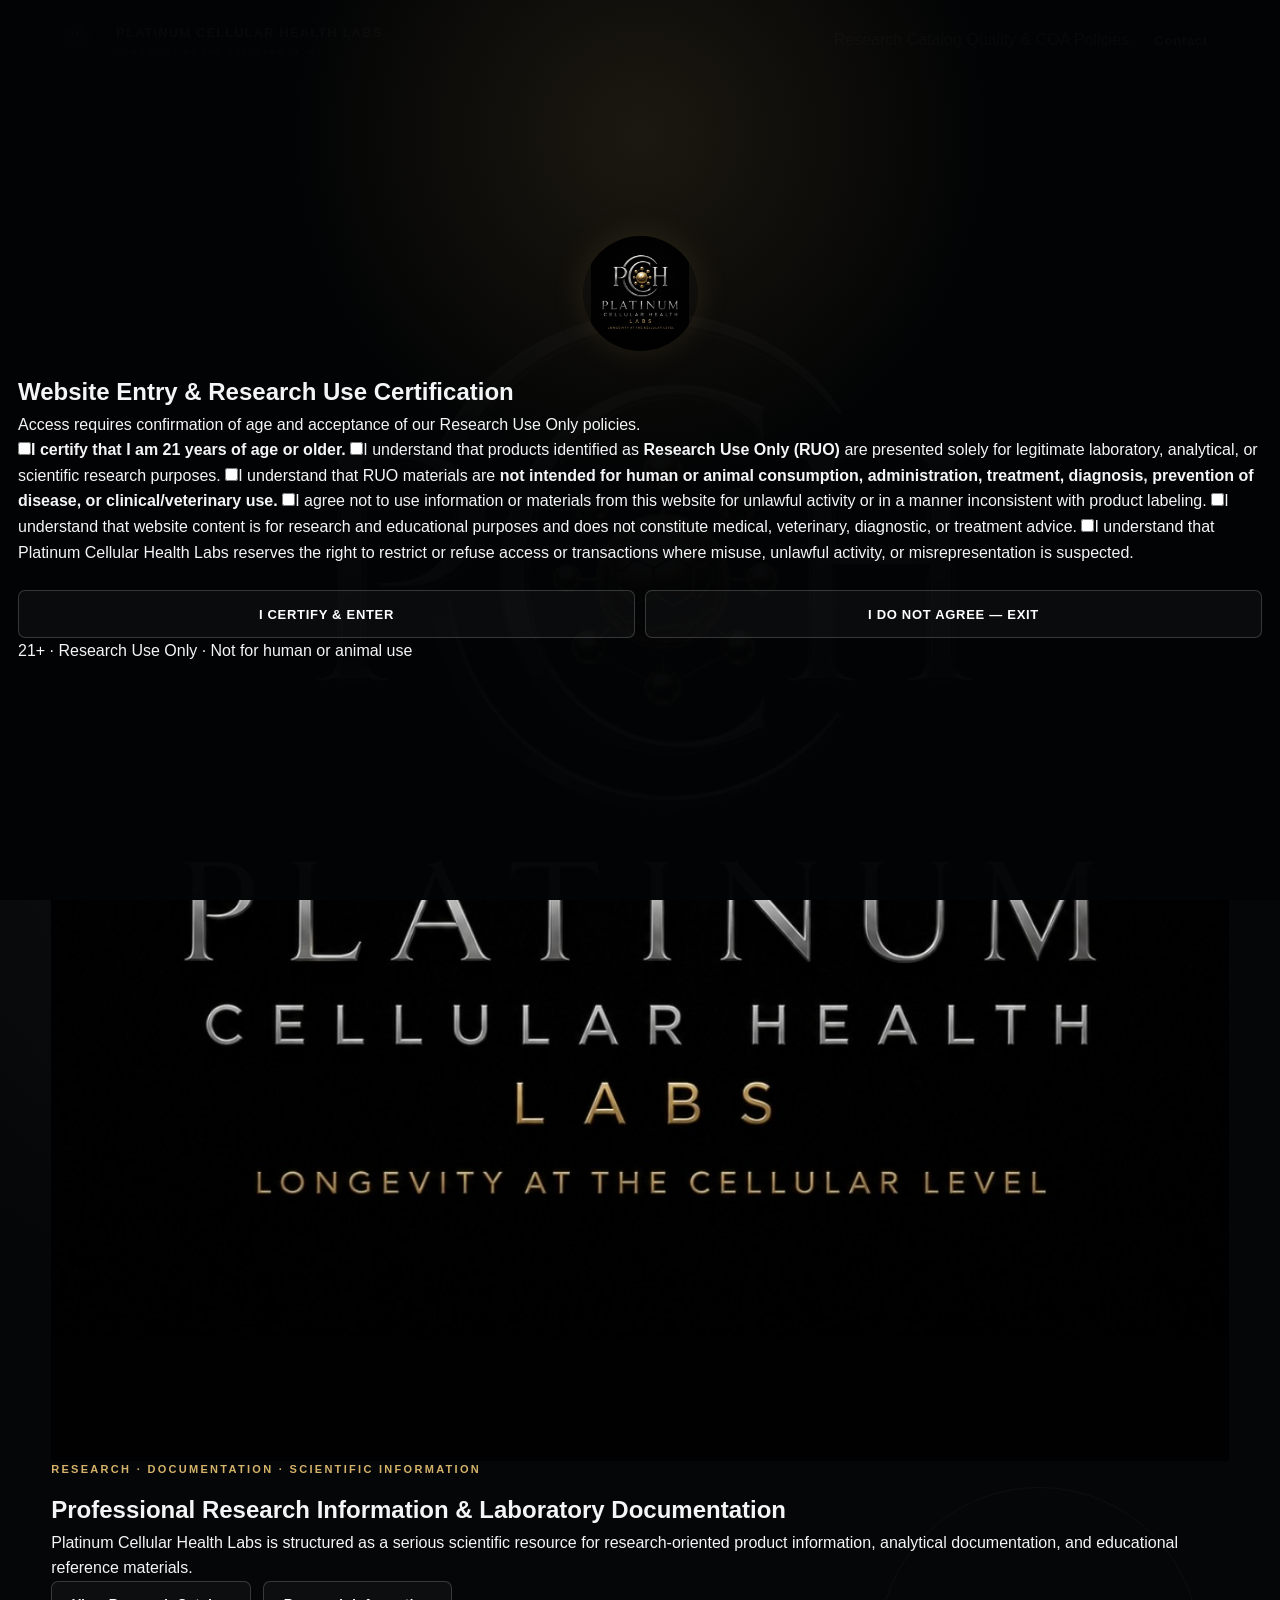
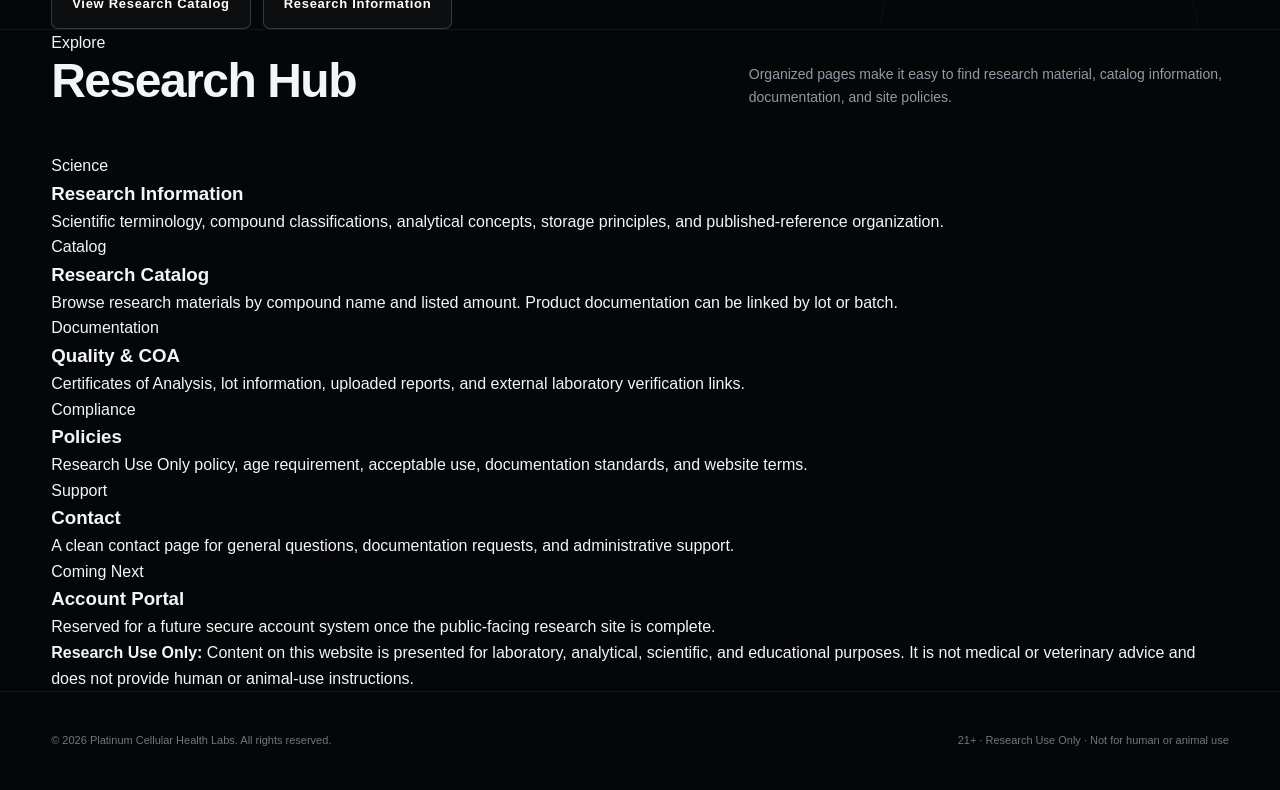
<file: index-7.html>
<!DOCTYPE html>
<html lang="en">
<head>
<meta charset="UTF-8">
<meta name="viewport" content="width=device-width,initial-scale=1.0">
<meta name="theme-color" content="#08090b">
<title>Platinum Cellular Health Labs</title>
<link rel="stylesheet" href="styles.css">
</head>
<body>

<div class="gate" id="gate">
  <div class="gate-box">
    <img src="pch-logo.jpg" class="gate-logo" alt="Platinum Cellular Health Labs logo">
    <h2>Website Entry & Research Use Certification</h2>
    <p class="lead">Access requires confirmation of age and acceptance of our Research Use Only policies.</p>

    <label class="check"><input class="req" type="checkbox"><span><strong>I certify that I am 21 years of age or older.</strong></span></label>
    <label class="check"><input class="req" type="checkbox"><span>I understand that products identified as <strong>Research Use Only (RUO)</strong> are presented solely for legitimate laboratory, analytical, or scientific research purposes.</span></label>
    <label class="check"><input class="req" type="checkbox"><span>I understand that RUO materials are <strong>not intended for human or animal consumption, administration, treatment, diagnosis, prevention of disease, or clinical/veterinary use.</strong></span></label>
    <label class="check"><input class="req" type="checkbox"><span>I agree not to use information or materials from this website for unlawful activity or in a manner inconsistent with product labeling.</span></label>
    <label class="check"><input class="req" type="checkbox"><span>I understand that website content is for research and educational purposes and does not constitute medical, veterinary, diagnostic, or treatment advice.</span></label>
    <label class="check"><input class="req" type="checkbox"><span>I understand that Platinum Cellular Health Labs reserves the right to restrict or refuse access or transactions where misuse, unlawful activity, or misrepresentation is suspected.</span></label>

    <div class="gate-actions">
      <button type="button" class="btn gold" onclick="enterPCH()">I CERTIFY & ENTER</button>
      <button type="button" class="btn" onclick="window.location.href='https://www.google.com'">I DO NOT AGREE — EXIT</button>
    </div>
    <div class="fine">21+ · Research Use Only · Not for human or animal use</div>
  </div>
</div>


<header>
  <div class="shell nav">
    <a class="brand" href="index.html">
      <img src="pch-logo.jpg" alt="PCH Labs">
      <div>
        <div class="brand-title">PLATINUM CELLULAR HEALTH LABS</div>
        <div class="brand-sub">LONGEVITY AT THE CELLULAR LEVEL</div>
      </div>
    </a>
    <nav class="navlinks">
      <a href="research-information.html">Research</a>
      <a href="catalog.html">Catalog</a>
      <a href="quality-coa.html">Quality & COA</a>
      <a href="policies.html">Policies</a>
      <a class="btn keep" href="contact.html">Contact</a>
    </nav>
  </div>
</header>


<main>
<section class="hero">
  <div class="shell">
    <img src="pch-logo.jpg" class="hero-logo" alt="Platinum Cellular Health Labs">
    <div class="eyebrow">Research · Documentation · Scientific Information</div>
    <h1>Professional Research Information & Laboratory Documentation</h1>
    <p>Platinum Cellular Health Labs is structured as a serious scientific resource for research-oriented product information, analytical documentation, and educational reference materials.</p>
    <div class="hero-actions">
      <a class="btn gold" href="catalog.html">View Research Catalog</a>
      <a class="btn" href="research-information.html">Research Information</a>
    </div>
  </div>
</section>

<section>
  <div class="shell">
    <div class="section-head">
      <div><span class="tag">Explore</span><h2>Research Hub</h2></div>
      <p>Organized pages make it easy to find research material, catalog information, documentation, and site policies.</p>
    </div>
    <div class="grid">
      <a class="card" href="research-information.html"><span class="tag">Science</span><h3>Research Information</h3><p>Scientific terminology, compound classifications, analytical concepts, storage principles, and published-reference organization.</p></a>
      <a class="card" href="catalog.html"><span class="tag">Catalog</span><h3>Research Catalog</h3><p>Browse research materials by compound name and listed amount. Product documentation can be linked by lot or batch.</p></a>
      <a class="card" href="quality-coa.html"><span class="tag">Documentation</span><h3>Quality & COA</h3><p>Certificates of Analysis, lot information, uploaded reports, and external laboratory verification links.</p></a>
      <a class="card" href="policies.html"><span class="tag">Compliance</span><h3>Policies</h3><p>Research Use Only policy, age requirement, acceptable use, documentation standards, and website terms.</p></a>
      <a class="card" href="contact.html"><span class="tag">Support</span><h3>Contact</h3><p>A clean contact page for general questions, documentation requests, and administrative support.</p></a>
      <div class="card"><span class="tag">Coming Next</span><h3>Account Portal</h3><p>Reserved for a future secure account system once the public-facing research site is complete.</p></div>
    </div>
  </div>
</section>

<section>
  <div class="shell">
    <div class="notice"><strong>Research Use Only:</strong> Content on this website is presented for laboratory, analytical, scientific, and educational purposes. It is not medical or veterinary advice and does not provide human or animal-use instructions.</div>
  </div>
</section>
</main>


<footer>
  <div class="shell footer-grid">
    <div>© 2026 Platinum Cellular Health Labs. All rights reserved.</div>
    <div>21+ · Research Use Only · Not for human or animal use</div>
  </div>
</footer>

<script src="script.js"></script>
</body>
</html>
</file>
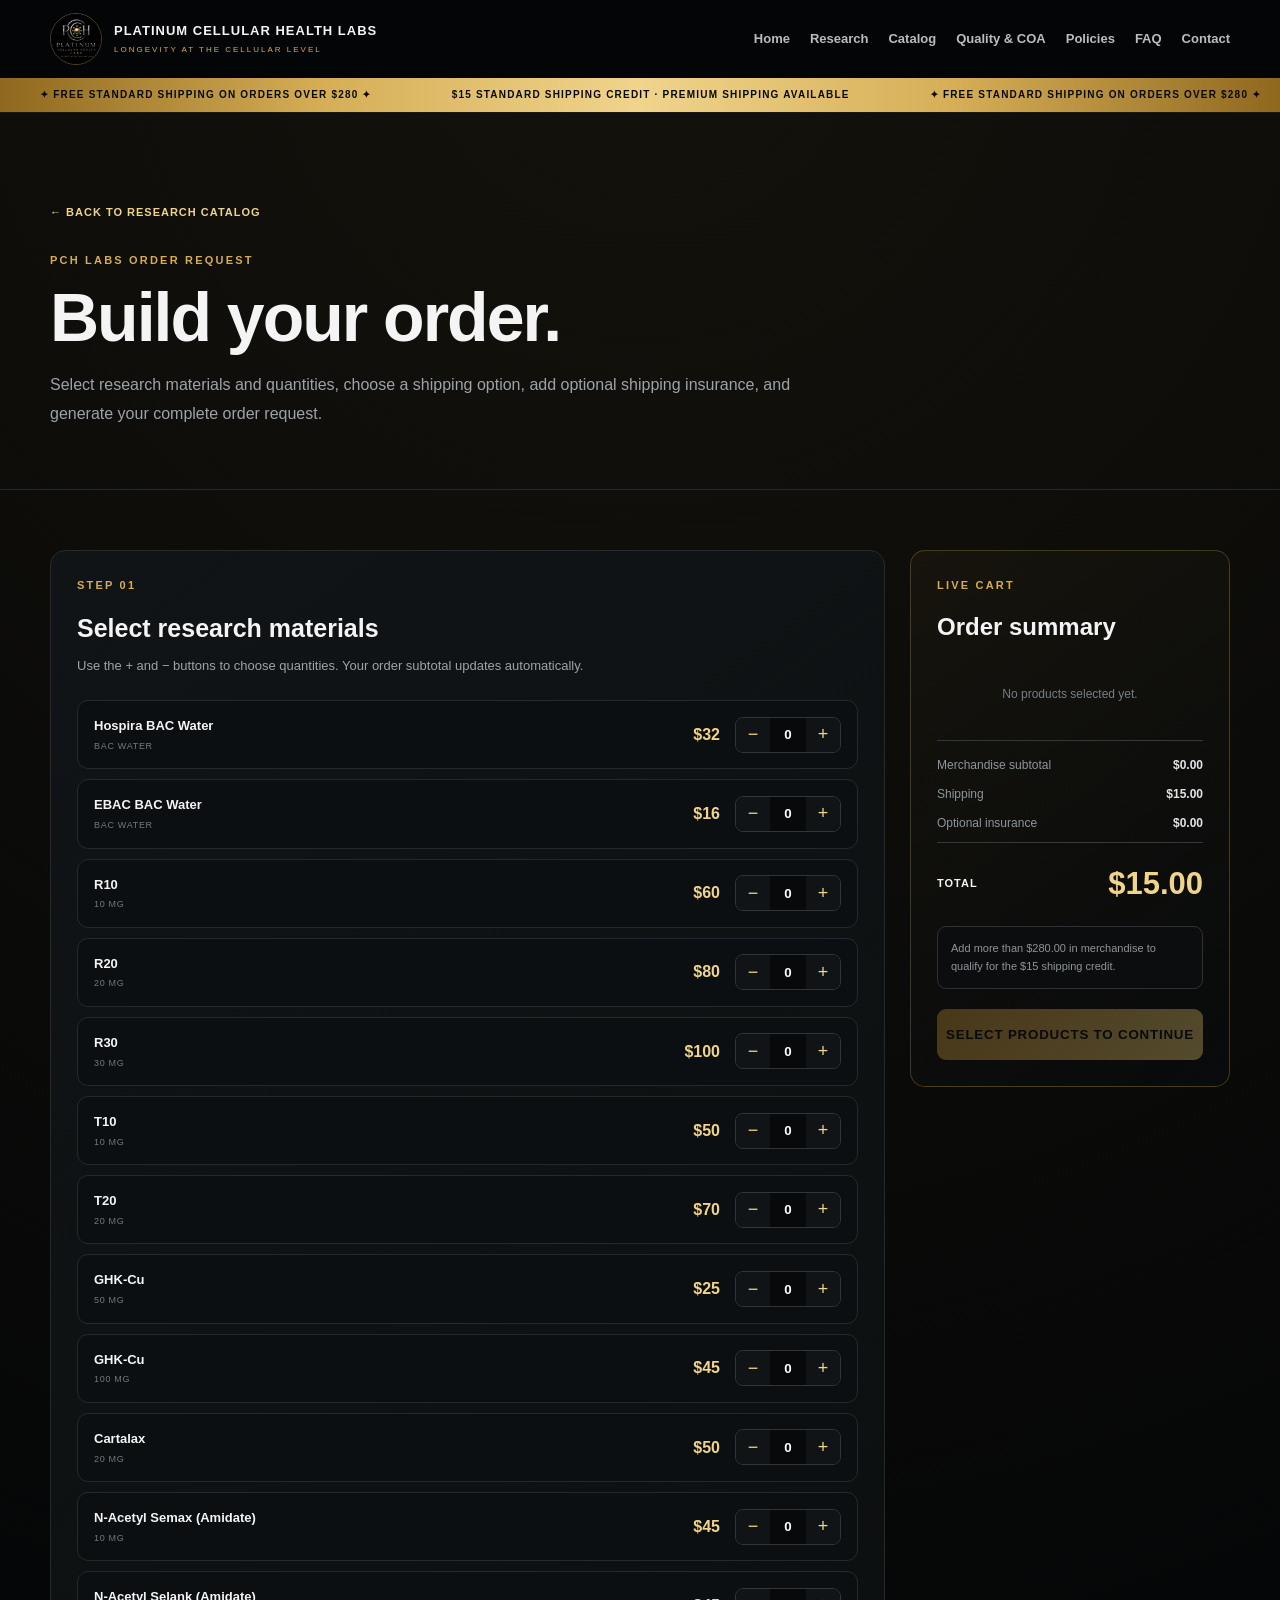
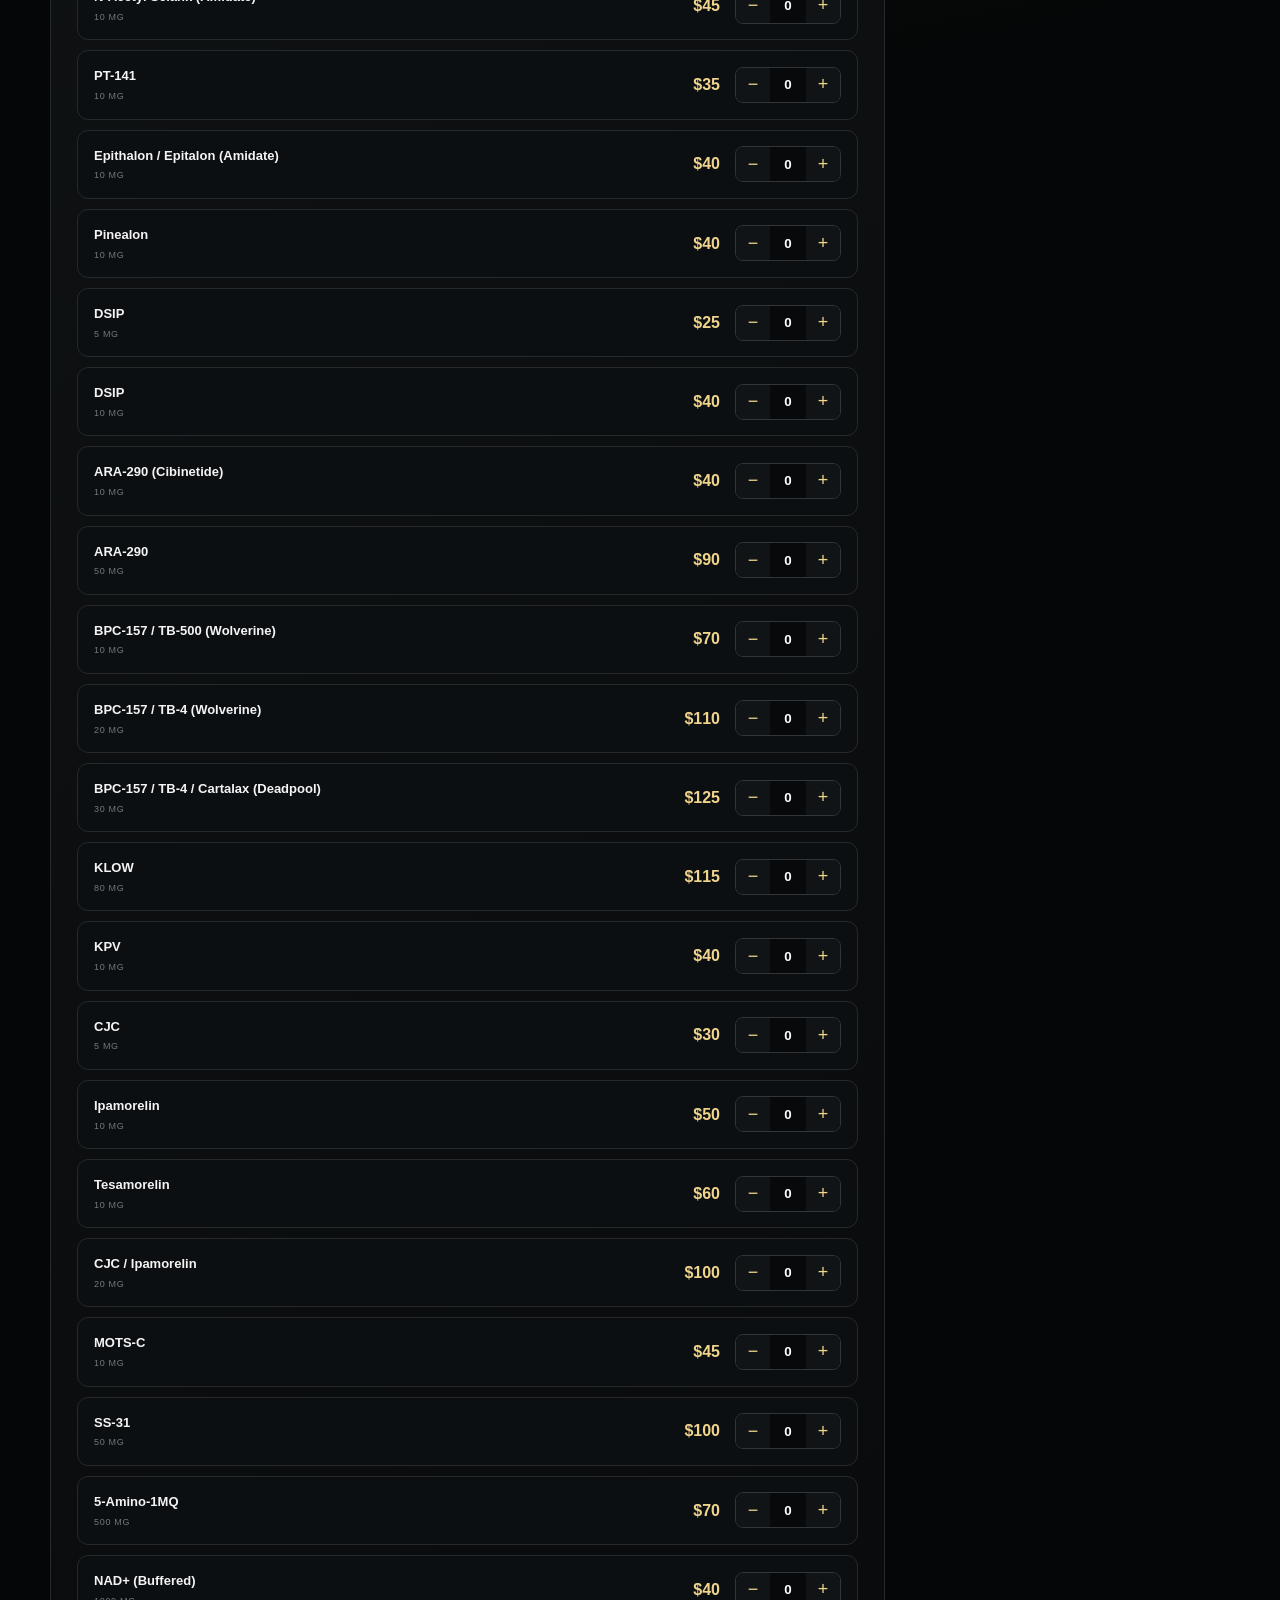
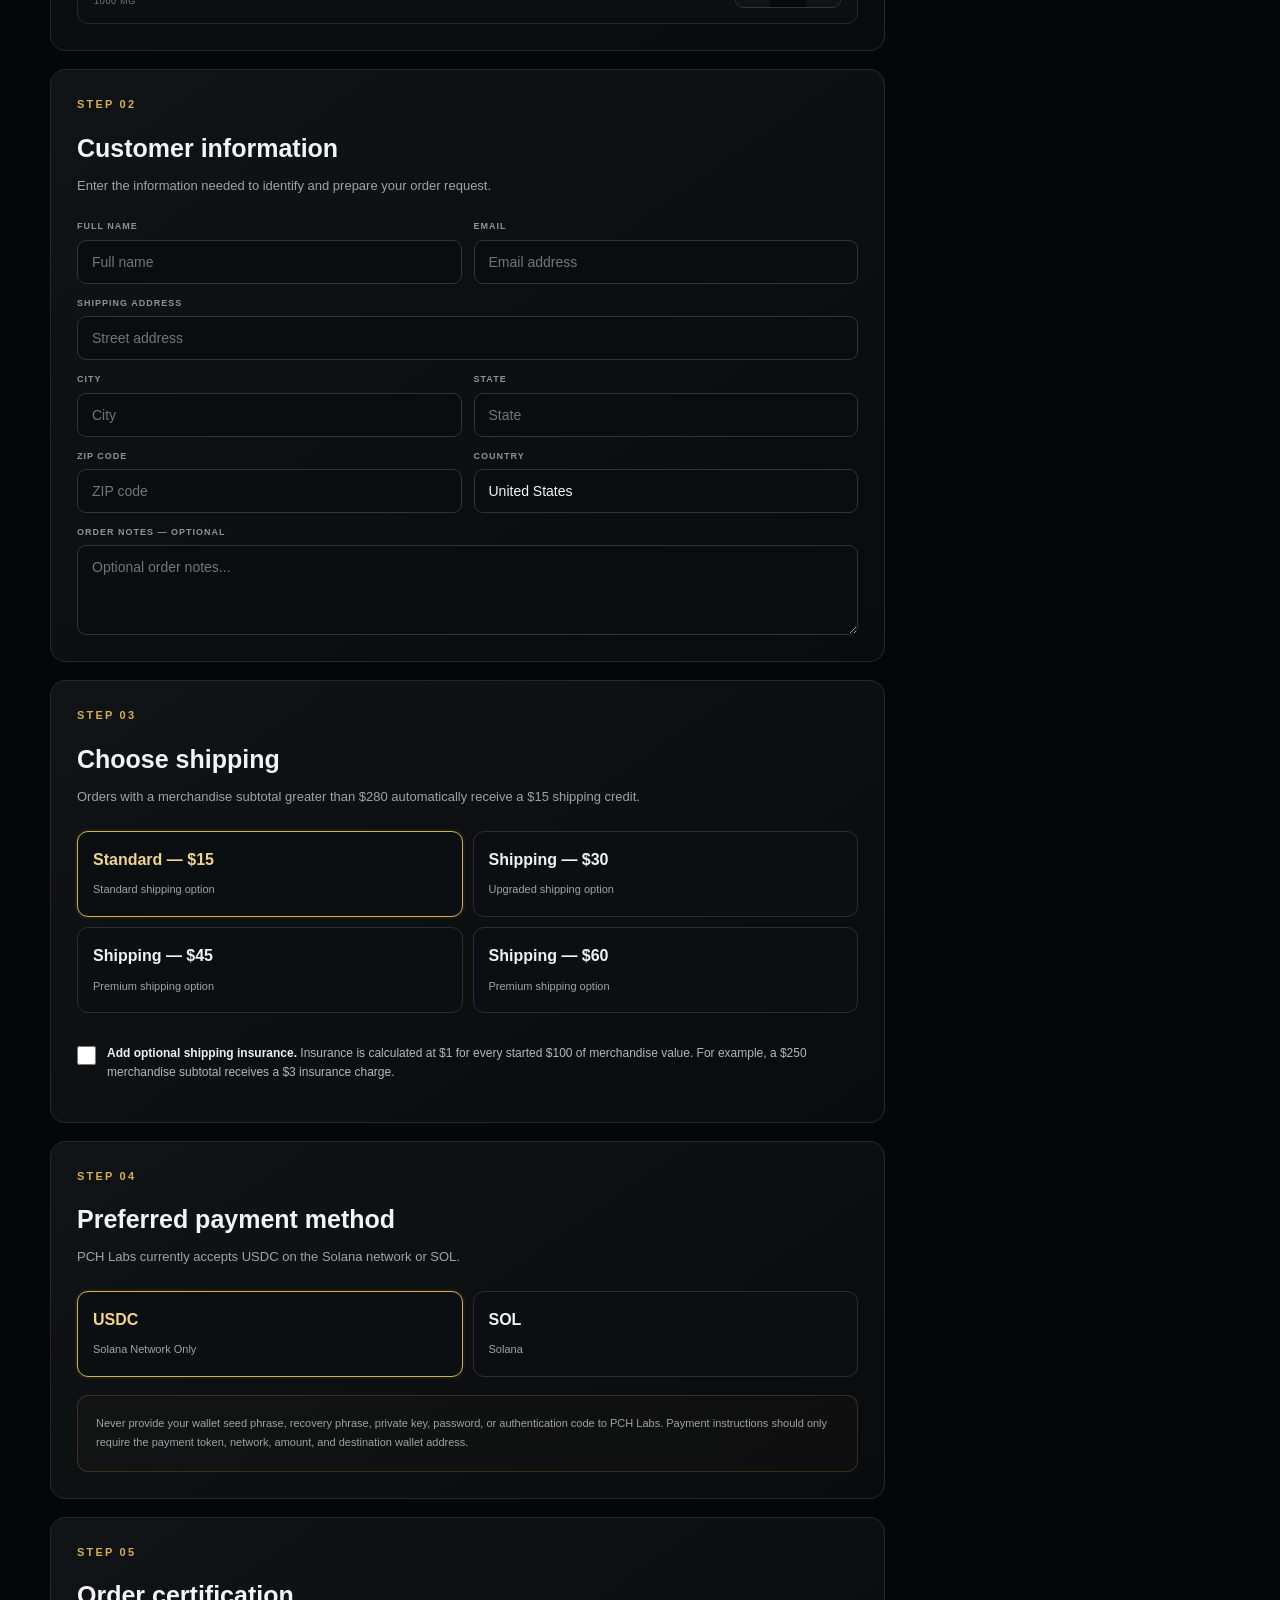
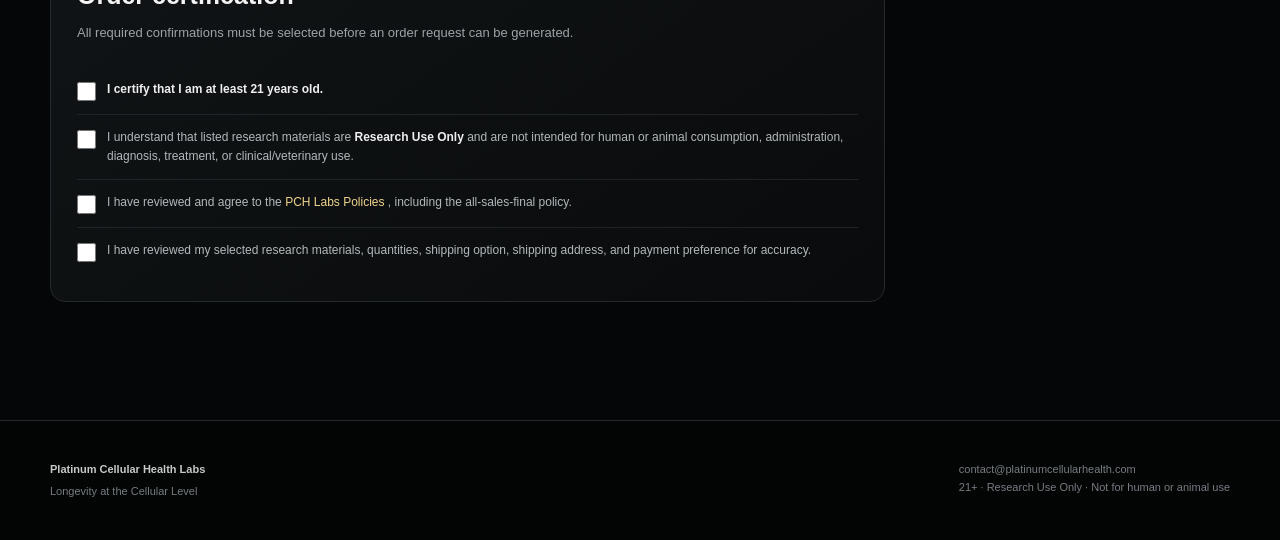
<file: order.html>
<!DOCTYPE html>
<html lang="en">

<head>

<meta charset="UTF-8">

<meta
  name="viewport"
  content="width=device-width, initial-scale=1.0"
>

<meta name="theme-color" content="#050607">

<title>
Order Request | Platinum Cellular Health Labs
</title>

<style>

/* =========================================
   RESET
========================================= */

* {
  box-sizing: border-box;
  margin: 0;
  padding: 0;
}

html {
  scroll-behavior: smooth;
}

body {
  min-height: 100vh;

  background:
    radial-gradient(
      circle at 50% 0%,
      rgba(198,160,70,.08),
      transparent 32%
    ),
    #050607;

  color: #f4f4f4;

  font-family:
    Arial,
    Helvetica,
    sans-serif;

  line-height: 1.6;

  overflow-x: hidden;
}

a {
  color: inherit;
  text-decoration: none;
}

img {
  display: block;
  max-width: 100%;
}

button,
input,
select,
textarea {
  font-family: inherit;
}

button {
  cursor: pointer;
}

:root {
  --black: #050607;
  --panel: #0d0f11;
  --panel2: #111417;
  --border: #252a2e;
  --gold: #d5ad55;
  --gold2: #f0d48c;
  --text: #f5f5f5;
  --muted: #9da3a8;
  --green: #79c98d;
}

.shell {
  width:
    min(
      1180px,
      calc(100% - 36px)
    );

  margin: auto;
}


/* =========================================
   HEADER
========================================= */

.site-header {
  position: sticky;

  top: 0;

  z-index: 1000;

  background:
    rgba(5,6,7,.96);

  backdrop-filter:
    blur(15px);

  border-bottom:
    1px solid
    rgba(255,255,255,.08);
}

.nav {
  min-height: 78px;

  display: flex;

  align-items: center;

  justify-content:
    space-between;

  gap: 25px;
}

.brand {
  display: flex;

  align-items: center;

  gap: 12px;

  min-width: 0;
}

.brand img {
  width: 52px;
  height: 52px;

  flex-shrink: 0;

  object-fit: cover;

  border-radius: 50%;

  border:
    1px solid
    rgba(213,173,85,.35);
}

.brand-title {
  font-size: 13px;

  font-weight: 900;

  letter-spacing: 1px;
}

.brand-sub {
  font-size: 8px;

  color: var(--gold);

  letter-spacing: 2px;

  margin-top: 2px;
}

.nav-links {
  display: flex;

  align-items: center;

  gap: 20px;

  color: #b9bdc0;

  font-size: 13px;

  font-weight: 700;
}

.nav-links a:hover {
  color: var(--gold2);
}


/* =========================================
   MOBILE MENU
========================================= */

.mobile-menu-button {
  display: none;

  width: 44px;
  height: 44px;

  min-width: 44px;

  padding: 10px;

  border:
    1px solid #30353a;

  border-radius: 9px;

  background: #0d1012;
}

.mobile-menu-button span {
  display: block;

  width: 100%;
  height: 2px;

  margin: 5px 0;

  border-radius: 10px;

  background: var(--gold2);

  transition: .25s ease;
}

.mobile-menu {
  display: none;

  background:
    rgba(6,7,8,.99);

  border-top:
    1px solid #202428;

  border-bottom:
    1px solid #252a2e;

  box-shadow:
    0 20px 40px
    rgba(0,0,0,.4);
}

.mobile-menu.open {
  display: block;
}

.mobile-menu-inner {
  display: grid;

  padding-top: 10px;

  padding-bottom: 18px;
}

.mobile-menu-inner > a {
  padding:
    15px 3px;

  border-bottom:
    1px solid #1f2326;

  color: #c6cacc;

  font-size: 12px;

  font-weight: 900;

  letter-spacing: .7px;
}

.mobile-menu-inner
.mobile-contact-button {
  margin-top: 15px;

  padding: 14px;

  border: none;

  border-radius: 9px;

  background:
    linear-gradient(
      135deg,
      #b98a32,
      #e2c16e
    );

  color: #080909;

  text-align: center;
}

.mobile-menu-button.active
span:nth-child(1) {
  transform:
    translateY(7px)
    rotate(45deg);
}

.mobile-menu-button.active
span:nth-child(2) {
  opacity: 0;
}

.mobile-menu-button.active
span:nth-child(3) {
  transform:
    translateY(-7px)
    rotate(-45deg);
}


/* =========================================
   PROMO BANNER
========================================= */

.promo-banner {
  width: 100%;

  overflow: hidden;

  background:
    linear-gradient(
      90deg,
      #8f681f,
      #d5ad55,
      #f0d48c,
      #d5ad55,
      #8f681f
    );

  color: #080909;
}

.promo-track {
  display: flex;

  width: max-content;

  white-space: nowrap;

  animation:
    promoScroll 24s linear infinite;
}

.promo-track span {
  display: inline-block;

  padding:
    9px 40px;

  font-size: 10px;

  font-weight: 900;

  letter-spacing: 1.2px;
}

@keyframes promoScroll {

  from {
    transform: translateX(0);
  }

  to {
    transform: translateX(-50%);
  }

}


/* =========================================
   BUTTONS
========================================= */

.btn {
  display: inline-flex;

  align-items: center;

  justify-content: center;

  min-height: 46px;

  padding:
    0 20px;

  border-radius: 8px;

  border:
    1px solid #34393d;

  background: #101214;

  color: #f4f4f4;

  font-size: 11px;

  font-weight: 900;

  letter-spacing: .7px;

  transition: .2s ease;
}

.btn:hover {
  border-color: var(--gold);

  transform:
    translateY(-2px);
}

.btn-gold {
  border: 0;

  background:
    linear-gradient(
      135deg,
      #b98a32,
      #e2c16e
    );

  color: #080909;
}


/* =========================================
   HERO
========================================= */

.page-hero {
  padding:
    85px 0 60px;

  border-bottom:
    1px solid var(--border);
}

.back-link {
  display: inline-block;

  margin-bottom: 30px;

  color: var(--gold2);

  font-size: 11px;

  font-weight: 900;

  letter-spacing: 1px;
}

.eyebrow {
  color: var(--gold);

  font-size: 11px;

  font-weight: 900;

  letter-spacing: 2.2px;

  margin-bottom: 14px;
}

.page-hero h1 {
  font-size:
    clamp(
      40px,
      6vw,
      68px
    );

  line-height: 1;

  letter-spacing: -2px;

  margin-bottom: 20px;
}

.page-hero p {
  max-width: 780px;

  color: var(--muted);

  font-size: 16px;

  line-height: 1.8;
}


/* =========================================
   CHECKOUT LAYOUT
========================================= */

.checkout-section {
  padding:
    60px 0 100px;
}

.checkout-grid {
  display: grid;

  grid-template-columns:
    minmax(0,1.45fr)
    minmax(320px,.55fr);

  gap: 25px;

  align-items: start;
}


/* =========================================
   SECTION CARD
========================================= */

.section-card {
  padding: 26px;

  border:
    1px solid var(--border);

  border-radius: 15px;

  background:
    linear-gradient(
      145deg,
      #111416,
      #090b0c
    );

  margin-bottom: 18px;
}

.section-card h2 {
  font-size: 25px;

  margin-bottom: 7px;
}

.section-card > p {
  color: var(--muted);

  font-size: 13px;

  line-height: 1.75;

  margin-bottom: 22px;
}


/* =========================================
   PRODUCT PICKER
========================================= */

.product-list {
  display: grid;

  gap: 10px;
}

.product-row {
  display: grid;

  grid-template-columns:
    minmax(0,1fr)
    auto
    auto;

  gap: 15px;

  align-items: center;

  padding:
    15px 16px;

  border:
    1px solid #24292d;

  border-radius: 11px;

  background: #0c0f11;
}

.product-name strong {
  display: block;

  font-size: 13px;
}

.product-name span {
  display: block;

  color: #737a7f;

  font-size: 9px;

  margin-top: 2px;

  letter-spacing: .7px;
}

.product-price {
  color: var(--gold2);

  font-weight: 900;

  min-width: 55px;

  text-align: right;
}


/* =========================================
   QUANTITY
========================================= */

.qty {
  display: flex;

  align-items: center;

  border:
    1px solid #30353a;

  border-radius: 8px;

  overflow: hidden;

  background: #07090a;
}

.qty button {
  width: 34px;
  height: 34px;

  border: 0;

  background: #111416;

  color: var(--gold2);

  font-size: 18px;
}

.qty input {
  width: 36px;
  height: 34px;

  border: 0;

  outline: none;

  background: transparent;

  color: #fff;

  text-align: center;

  font-weight: 900;
}


/* =========================================
   FORM
========================================= */

.form-grid {
  display: grid;

  grid-template-columns:
    1fr 1fr;

  gap: 12px;
}

.form-field {
  display: grid;

  gap: 6px;
}

.form-field.full {
  grid-column:
    1 / -1;
}

.form-field label {
  color: #8c9398;

  font-size: 9px;

  font-weight: 900;

  letter-spacing: 1px;
}

.form-field input,
.form-field select,
.form-field textarea {
  width: 100%;

  border:
    1px solid #30353a;

  border-radius: 9px;

  outline: none;

  background: #0a0c0e;

  color: #f4f4f4;

  padding:
    13px 14px;

  font-size: 14px;
}

.form-field textarea {
  min-height: 90px;

  resize: vertical;
}

.form-field input:focus,
.form-field select:focus,
.form-field textarea:focus {
  border-color:
    rgba(213,173,85,.65);
}


/* =========================================
   SHIPPING
========================================= */

.shipping-options {
  display: grid;

  grid-template-columns:
    1fr 1fr;

  gap: 10px;
}

.shipping-option {
  position: relative;
}

.shipping-option input {
  position: absolute;

  opacity: 0;

  pointer-events: none;
}

.shipping-option label {
  display: block;

  min-height: 85px;

  padding: 15px;

  border:
    1px solid #2a2f33;

  border-radius: 11px;

  background: #0c0f11;

  cursor: pointer;
}

.shipping-option label strong {
  display: block;

  color: #f1f1f1;

  margin-bottom: 3px;
}

.shipping-option label span {
  color: var(--muted);

  font-size: 11px;
}

.shipping-option
input:checked + label {
  border-color: var(--gold);

  box-shadow:
    0 0 0 2px
    rgba(213,173,85,.06);
}

.shipping-option
input:checked + label strong {
  color: var(--gold2);
}


/* =========================================
   TOGGLES / AGREEMENTS
========================================= */

.check-row {
  display: flex;

  gap: 11px;

  align-items: flex-start;

  padding:
    13px 0;

  border-bottom:
    1px solid #202428;
}

.check-row:last-child {
  border-bottom: 0;
}

.check-row input {
  width: 19px;
  height: 19px;

  min-width: 19px;

  margin-top: 2px;

  accent-color:
    var(--gold);
}

.check-row span {
  color: #b3b8bb;

  font-size: 12px;

  line-height: 1.6;
}

.check-row strong {
  color: #eee;
}


/* =========================================
   SUMMARY
========================================= */

.summary-column {
  position: sticky;

  top: 95px;
}

.summary-card {
  padding: 26px;

  border:
    1px solid
    rgba(213,173,85,.28);

  border-radius: 15px;

  background:
    linear-gradient(
      145deg,
      rgba(213,173,85,.045),
      #090b0c
    );
}

.summary-card h2 {
  font-size: 24px;

  margin-bottom: 20px;
}

.cart-empty {
  padding:
    18px 0;

  color: #777e83;

  font-size: 12px;

  text-align: center;
}

.cart-items {
  display: grid;

  gap: 10px;

  margin-bottom: 18px;
}

.cart-item {
  display: flex;

  justify-content:
    space-between;

  gap: 15px;

  padding-bottom: 9px;

  border-bottom:
    1px solid #22272a;

  font-size: 11px;
}

.cart-item span:first-child {
  color: #c6cacc;
}

.cart-item span:last-child {
  color: var(--gold2);

  font-weight: 900;
}


/* =========================================
   TOTALS
========================================= */

.totals {
  display: grid;

  gap: 10px;

  padding-top: 15px;

  border-top:
    1px solid #33383c;
}

.total-line {
  display: flex;

  justify-content:
    space-between;

  gap: 20px;

  color: #8f969b;

  font-size: 12px;
}

.total-line strong {
  color: #e2e4e5;
}

.total-line.credit strong {
  color: var(--green);
}

.grand-total {
  display: flex;

  justify-content:
    space-between;

  align-items: center;

  margin-top: 8px;

  padding-top: 16px;

  border-top:
    1px solid #34393d;
}

.grand-total span {
  font-size: 11px;

  font-weight: 900;

  letter-spacing: 1px;
}

.grand-total strong {
  color: var(--gold2);

  font-size: 31px;
}


/* =========================================
   PROMO STATUS
========================================= */

.promo-status {
  margin-top: 18px;

  padding: 13px;

  border:
    1px solid #2d3236;

  border-radius: 9px;

  background: #0b0d0f;

  color: #8e959a;

  font-size: 11px;

  line-height: 1.6;
}

.promo-status.qualified {
  border-color:
    rgba(121,201,141,.35);

  color: #9bd7aa;
}


/* =========================================
   CREATE ORDER
========================================= */

.create-order {
  width: 100%;

  margin-top: 20px;

  min-height: 51px;

  border: 0;

  border-radius: 9px;

  background:
    linear-gradient(
      135deg,
      #b98a32,
      #e2c16e
    );

  color: #080909;

  font-weight: 900;

  letter-spacing: .8px;
}

.create-order:disabled {
  opacity: .35;

  cursor: not-allowed;
}


/* =========================================
   GENERATED ORDER
========================================= */

.generated-order {
  display: none;

  margin-top: 25px;

  padding: 25px;

  border:
    1px solid
    rgba(213,173,85,.35);

  border-radius: 14px;

  background: #090b0c;
}

.generated-order.show {
  display: block;
}

.generated-order h3 {
  color: var(--gold2);

  margin-bottom: 12px;
}

.order-output {
  width: 100%;

  min-height: 340px;

  padding: 15px;

  border:
    1px solid #30353a;

  border-radius: 9px;

  outline: none;

  background: #050607;

  color: #d8dbdd;

  font-size: 12px;

  line-height: 1.7;

  resize: vertical;
}

.output-actions {
  display: flex;

  flex-wrap: wrap;

  gap: 10px;

  margin-top: 12px;
}

.copy-status {
  display: none;

  margin-top: 9px;

  color: var(--green);

  font-size: 11px;
}


/* =========================================
   NOTICE
========================================= */

.notice {
  margin-top: 18px;

  padding: 18px;

  border:
    1px solid
    rgba(213,173,85,.2);

  border-radius: 11px;

  background:
    rgba(213,173,85,.025);

  color: var(--muted);

  font-size: 11px;

  line-height: 1.75;
}


/* =========================================
   FOOTER
========================================= */

footer {
  padding:
    40px 0;

  border-top:
    1px solid var(--border);

  background: #030404;
}

.footer-grid {
  display: flex;

  justify-content:
    space-between;

  gap: 30px;

  color: #777d82;

  font-size: 11px;
}

.footer-grid strong {
  display: block;

  color: #c7c9ca;

  margin-bottom: 4px;
}


/* =========================================
   MOBILE
========================================= */

@media(max-width:900px) {

  .shell {
    width:
      min(
        100% - 28px,
        1180px
      );
  }

  .nav {
    min-height: 68px;
  }

  .brand img {
    width: 45px;
    height: 45px;
  }

  .brand-title {
    font-size: 11px;
  }

  .brand-sub {
    font-size: 7px;
  }

  .nav-links {
    display: none;
  }

  .mobile-menu-button {
    display: block;
  }

  .checkout-grid {
    grid-template-columns: 1fr;
  }

  .summary-column {
    position: static;
  }

  .page-hero {
    padding:
      65px 0 50px;
  }

}


@media(max-width:620px) {

  .brand {
    gap: 8px;
  }

  .brand img {
    width: 41px;
    height: 41px;
  }

  .brand-title {
    font-size: 9px;

    letter-spacing: .6px;
  }

  .brand-sub {
    font-size: 5.8px;
  }

  .page-hero h1 {
    font-size: 39px;
  }

  .section-card {
    padding: 20px;
  }

  .product-row {
    grid-template-columns:
      1fr auto;

    gap: 10px;
  }

  .product-price {
    grid-column: 1;

    grid-row: 2;

    text-align: left;
  }

  .qty {
    grid-column: 2;

    grid-row:
      1 / 3;
  }

  .form-grid,
  .shipping-options {
    grid-template-columns: 1fr;
  }

  .output-actions {
    display: grid;
  }

  .output-actions .btn {
    width: 100%;
  }

}

</style>

</head>


<body>


<!-- =========================================
     HEADER
========================================= -->

<header class="site-header">

<div class="shell nav">


<a
  href="index.html"
  class="brand"
>

<img
  src="pch-logo.jpg"
  alt="PCH Labs"
>

<div>

<div class="brand-title">
PLATINUM CELLULAR HEALTH LABS
</div>

<div class="brand-sub">
LONGEVITY AT THE CELLULAR LEVEL
</div>

</div>

</a>


<nav class="nav-links">

<a href="index.html">
Home
</a>

<a href="research-information.html">
Research
</a>

<a href="catalog.html">
Catalog
</a>

<a href="quality-coa.html">
Quality & COA
</a>

<a href="policies.html">
Policies
</a>

<a href="faq.html">
FAQ
</a>

<a href="contact.html">
Contact
</a>

</nav>


<button
  class="mobile-menu-button"
  id="mobileMenuButton"
  type="button"
  aria-label="Open navigation menu"
  aria-expanded="false"
>

<span></span>
<span></span>
<span></span>

</button>


</div>



<div
  class="mobile-menu"
  id="mobileMenu"
>

<div class="shell mobile-menu-inner">

<a href="index.html">
Home
</a>

<a href="research-information.html">
Research Information
</a>

<a href="catalog.html">
Research Catalog
</a>

<a href="quality-coa.html">
Quality & COA
</a>

<a href="policies.html">
Policies
</a>

<a href="faq.html">
FAQ
</a>

<a
  href="contact.html"
  class="mobile-contact-button"
>
Contact PCH Labs
</a>

</div>

</div>



<div class="promo-banner">

<div class="promo-track">

<span>
✦ FREE STANDARD SHIPPING ON ORDERS OVER $280 ✦
</span>

<span>
$15 STANDARD SHIPPING CREDIT · PREMIUM SHIPPING AVAILABLE
</span>

<span>
✦ FREE STANDARD SHIPPING ON ORDERS OVER $280 ✦
</span>

<span>
OPTIONAL SHIPPING INSURANCE AVAILABLE
</span>

<span>
✦ FREE STANDARD SHIPPING ON ORDERS OVER $280 ✦
</span>

<span>
$15 STANDARD SHIPPING CREDIT · PREMIUM SHIPPING AVAILABLE
</span>

<span>
✦ FREE STANDARD SHIPPING ON ORDERS OVER $280 ✦
</span>

<span>
OPTIONAL SHIPPING INSURANCE AVAILABLE
</span>

</div>

</div>


</header>



<main>


<!-- =========================================
     HERO
========================================= -->

<section class="page-hero">

<div class="shell">


<a
  href="catalog.html"
  class="back-link"
>
← BACK TO RESEARCH CATALOG
</a>


<div class="eyebrow">
PCH LABS ORDER REQUEST
</div>


<h1>
Build your order.
</h1>


<p>
Select research materials and quantities,
choose a shipping option, add optional shipping
insurance, and generate your complete order request.
</p>


</div>

</section>



<!-- =========================================
     CHECKOUT
========================================= -->

<section class="checkout-section">

<div class="shell checkout-grid">


<!-- =========================================
     LEFT SIDE
========================================= -->

<div>


<!-- PRODUCTS -->

<div class="section-card">

<div class="eyebrow">
STEP 01
</div>

<h2>
Select research materials
</h2>

<p>
Use the + and − buttons to choose quantities.
Your order subtotal updates automatically.
</p>


<div
  class="product-list"
  id="productList"
>
</div>


</div>



<!-- CUSTOMER INFORMATION -->

<div class="section-card">

<div class="eyebrow">
STEP 02
</div>

<h2>
Customer information
</h2>

<p>
Enter the information needed to identify
and prepare your order request.
</p>


<div class="form-grid">


<div class="form-field">

<label for="customerName">
FULL NAME
</label>

<input
  id="customerName"
  type="text"
  autocomplete="name"
  placeholder="Full name"
>

</div>


<div class="form-field">

<label for="customerEmail">
EMAIL
</label>

<input
  id="customerEmail"
  type="email"
  autocomplete="email"
  placeholder="Email address"
>

</div>


<div class="form-field full">

<label for="address1">
SHIPPING ADDRESS
</label>

<input
  id="address1"
  type="text"
  autocomplete="street-address"
  placeholder="Street address"
>

</div>


<div class="form-field">

<label for="city">
CITY
</label>

<input
  id="city"
  type="text"
  autocomplete="address-level2"
  placeholder="City"
>

</div>


<div class="form-field">

<label for="state">
STATE
</label>

<input
  id="state"
  type="text"
  autocomplete="address-level1"
  placeholder="State"
>

</div>


<div class="form-field">

<label for="zip">
ZIP CODE
</label>

<input
  id="zip"
  type="text"
  autocomplete="postal-code"
  placeholder="ZIP code"
>

</div>


<div class="form-field">

<label for="country">
COUNTRY
</label>

<input
  id="country"
  type="text"
  value="United States"
  autocomplete="country-name"
>

</div>


<div class="form-field full">

<label for="notes">
ORDER NOTES — OPTIONAL
</label>

<textarea
  id="notes"
  placeholder="Optional order notes..."
></textarea>

</div>


</div>


</div>



<!-- SHIPPING -->

<div class="section-card">

<div class="eyebrow">
STEP 03
</div>

<h2>
Choose shipping
</h2>

<p>
Orders with a merchandise subtotal greater than
$280 automatically receive a $15 shipping credit.
</p>


<div class="shipping-options">


<div class="shipping-option">

<input
  type="radio"
  name="shipping"
  id="ship15"
  value="15"
  checked
>

<label for="ship15">

<strong>
Standard — $15
</strong>

<span>
Standard shipping option
</span>

</label>

</div>



<div class="shipping-option">

<input
  type="radio"
  name="shipping"
  id="ship30"
  value="30"
>

<label for="ship30">

<strong>
Shipping — $30
</strong>

<span>
Upgraded shipping option
</span>

</label>

</div>



<div class="shipping-option">

<input
  type="radio"
  name="shipping"
  id="ship45"
  value="45"
>

<label for="ship45">

<strong>
Shipping — $45
</strong>

<span>
Premium shipping option
</span>

</label>

</div>



<div class="shipping-option">

<input
  type="radio"
  name="shipping"
  id="ship60"
  value="60"
>

<label for="ship60">

<strong>
Shipping — $60
</strong>

<span>
Premium shipping option
</span>

</label>

</div>


</div>



<div
  class="check-row"
  style="margin-top:18px;"
>

<input
  type="checkbox"
  id="insurance"
>

<span>

<strong>
Add optional shipping insurance.
</strong>

Insurance is calculated at $1 for every started
$100 of merchandise value. For example,
a $250 merchandise subtotal receives a $3
insurance charge.

</span>

</div>


</div>



<!-- PAYMENT -->

<div class="section-card">

<div class="eyebrow">
STEP 04
</div>

<h2>
Preferred payment method
</h2>

<p>
PCH Labs currently accepts USDC on the Solana
network or SOL.
</p>


<div class="shipping-options">


<div class="shipping-option">

<input
  type="radio"
  name="payment"
  id="payUsdc"
  value="USDC — Solana Network"
  checked
>

<label for="payUsdc">

<strong>
USDC
</strong>

<span>
Solana Network Only
</span>

</label>

</div>



<div class="shipping-option">

<input
  type="radio"
  name="payment"
  id="paySol"
  value="SOL"
>

<label for="paySol">

<strong>
SOL
</strong>

<span>
Solana
</span>

</label>

</div>


</div>


<div class="notice">

Never provide your wallet seed phrase,
recovery phrase, private key, password,
or authentication code to PCH Labs.
Payment instructions should only require
the payment token, network, amount,
and destination wallet address.

</div>


</div>



<!-- AGREEMENTS -->

<div class="section-card">

<div class="eyebrow">
STEP 05
</div>

<h2>
Order certification
</h2>

<p>
All required confirmations must be selected
before an order request can be generated.
</p>


<label class="check-row">

<input
  type="checkbox"
  class="required-check"
>

<span>

<strong>
I certify that I am at least 21 years old.
</strong>

</span>

</label>



<label class="check-row">

<input
  type="checkbox"
  class="required-check"
>

<span>

I understand that listed research materials are
<strong>Research Use Only</strong> and are not
intended for human or animal consumption,
administration, diagnosis, treatment,
or clinical/veterinary use.

</span>

</label>



<label class="check-row">

<input
  type="checkbox"
  class="required-check"
>

<span>

I have reviewed and agree to the
<a
  href="policies.html"
  target="_blank"
  style="color:var(--gold2);"
>
PCH Labs Policies
</a>,
including the all-sales-final policy.

</span>

</label>



<label class="check-row">

<input
  type="checkbox"
  class="required-check"
>

<span>

I have reviewed my selected research materials,
quantities, shipping option, shipping address,
and payment preference for accuracy.

</span>

</label>


</div>



<!-- GENERATED ORDER -->

<div
  class="generated-order"
  id="generatedOrder"
>

<h3>
Your order request is ready.
</h3>

<textarea
  class="order-output"
  id="orderOutput"
  readonly
></textarea>


<div class="output-actions">


<button
  class="btn btn-gold"
  type="button"
  id="copyOrder"
>
COPY ORDER REQUEST
</button>


<a
  href="mailto:contact@platinumcellularhealth.com?subject=PCH%20Labs%20Order%20Request"
  class="btn"
>
OPEN EMAIL
</a>


</div>


<div
  class="copy-status"
  id="copyStatus"
>
Order request copied.
</div>


<div class="notice">

For privacy, this page does not automatically transmit
your shipping information anywhere. Copy the generated
order request and send it to the official PCH Labs contact
channel. We can connect this page to your preferred secure
order-form backend next.

</div>


</div>


</div>



<!-- =========================================
     ORDER SUMMARY
========================================= -->

<aside class="summary-column">


<div class="summary-card">


<div class="eyebrow">
LIVE CART
</div>


<h2>
Order summary
</h2>


<div
  class="cart-empty"
  id="cartEmpty"
>
No products selected yet.
</div>


<div
  class="cart-items"
  id="cartItems"
>
</div>



<div class="totals">


<div class="total-line">

<span>
Merchandise subtotal
</span>

<strong id="subtotal">
$0.00
</strong>

</div>



<div class="total-line">

<span>
Shipping
</span>

<strong id="shippingCost">
$15.00
</strong>

</div>



<div
  class="total-line credit"
  id="shippingCreditRow"
  style="display:none;"
>

<span>
Shipping promotion
</span>

<strong>
− $15.00
</strong>

</div>



<div class="total-line">

<span>
Optional insurance
</span>

<strong id="insuranceCost">
$0.00
</strong>

</div>


</div>



<div class="grand-total">

<span>
TOTAL
</span>

<strong id="grandTotal">
$15.00
</strong>

</div>



<div
  class="promo-status"
  id="promoStatus"
>

Add more than $280 in merchandise to receive
the $15 standard-shipping credit.

</div>



<button
  class="create-order"
  id="createOrder"
  type="button"
  disabled
>
SELECT PRODUCTS TO CONTINUE
</button>


</div>


</aside>


</div>

</section>


</main>



<!-- =========================================
     FOOTER
========================================= -->

<footer>

<div class="shell footer-grid">


<div>

<strong>
Platinum Cellular Health Labs
</strong>

<div>
Longevity at the Cellular Level
</div>

</div>


<div>
contact@platinumcellularhealth.com
<br>
21+ · Research Use Only ·
Not for human or animal use
</div>


</div>

</footer>



<script>

/* =========================================
   PRODUCT DATA
========================================= */

const products = [

  {
    name: "Hospira BAC Water",
    amount: "BAC WATER",
    price: 32
  },

  {
    name: "EBAC BAC Water",
    amount: "BAC WATER",
    price: 16
  },

  {
    name: "R10",
    amount: "10 MG",
    price: 60
  },

  {
    name: "R20",
    amount: "20 MG",
    price: 80
  },

  {
    name: "R30",
    amount: "30 MG",
    price: 100
  },

  {
    name: "T10",
    amount: "10 MG",
    price: 50
  },

  {
    name: "T20",
    amount: "20 MG",
    price: 70
  },

  {
    name: "GHK-Cu",
    amount: "50 MG",
    price: 25
  },

  {
    name: "GHK-Cu",
    amount: "100 MG",
    price: 45
  },

  {
    name: "Cartalax",
    amount: "20 MG",
    price: 50
  },

  {
    name: "N-Acetyl Semax (Amidate)",
    amount: "10 MG",
    price: 45
  },

  {
    name: "N-Acetyl Selank (Amidate)",
    amount: "10 MG",
    price: 45
  },

  {
    name: "PT-141",
    amount: "10 MG",
    price: 35
  },

  {
    name: "Epithalon / Epitalon (Amidate)",
    amount: "10 MG",
    price: 40
  },

  {
    name: "Pinealon",
    amount: "10 MG",
    price: 40
  },

  {
    name: "DSIP",
    amount: "5 MG",
    price: 25
  },

  {
    name: "DSIP",
    amount: "10 MG",
    price: 40
  },

  {
    name: "ARA-290 (Cibinetide)",
    amount: "10 MG",
    price: 40
  },

  {
    name: "ARA-290",
    amount: "50 MG",
    price: 90
  },

  {
    name: "BPC-157 / TB-500 (Wolverine)",
    amount: "10 MG",
    price: 70
  },

  {
    name: "BPC-157 / TB-4 (Wolverine)",
    amount: "20 MG",
    price: 110
  },

  {
    name: "BPC-157 / TB-4 / Cartalax (Deadpool)",
    amount: "30 MG",
    price: 125
  },

  {
    name: "KLOW",
    amount: "80 MG",
    price: 115
  },

  {
    name: "KPV",
    amount: "10 MG",
    price: 40
  },

  {
    name: "CJC",
    amount: "5 MG",
    price: 30
  },

  {
    name: "Ipamorelin",
    amount: "10 MG",
    price: 50
  },

  {
    name: "Tesamorelin",
    amount: "10 MG",
    price: 60
  },

  {
    name: "CJC / Ipamorelin",
    amount: "20 MG",
    price: 100
  },

  {
    name: "MOTS-C",
    amount: "10 MG",
    price: 45
  },

  {
    name: "SS-31",
    amount: "50 MG",
    price: 100
  },

  {
    name: "5-Amino-1MQ",
    amount: "500 MG",
    price: 70
  },

  {
    name: "NAD+ (Buffered)",
    amount: "1000 MG",
    price: 40
  }

];


/* =========================================
   CART STATE
========================================= */

const quantities =
  new Array(
    products.length
  ).fill(0);


/* =========================================
   ELEMENTS
========================================= */

const productList =
  document.getElementById(
    "productList"
  );

const cartItems =
  document.getElementById(
    "cartItems"
  );

const cartEmpty =
  document.getElementById(
    "cartEmpty"
  );

const subtotalElement =
  document.getElementById(
    "subtotal"
  );

const shippingCostElement =
  document.getElementById(
    "shippingCost"
  );

const shippingCreditRow =
  document.getElementById(
    "shippingCreditRow"
  );

const insuranceCostElement =
  document.getElementById(
    "insuranceCost"
  );

const grandTotalElement =
  document.getElementById(
    "grandTotal"
  );

const promoStatus =
  document.getElementById(
    "promoStatus"
  );

const insuranceCheckbox =
  document.getElementById(
    "insurance"
  );

const createOrderButton =
  document.getElementById(
    "createOrder"
  );

const generatedOrder =
  document.getElementById(
    "generatedOrder"
  );

const orderOutput =
  document.getElementById(
    "orderOutput"
  );


/* =========================================
   MONEY FORMAT
========================================= */

function money(value) {

  return (
    "$"
    +
    value.toFixed(2)
  );

}


/* =========================================
   CREATE PRODUCT LIST
========================================= */

function buildProducts() {

  products.forEach(
    function(product, index) {

      const row =
        document.createElement(
          "div"
        );

      row.className =
        "product-row";


      row.innerHTML = `

        <div class="product-name">

          <strong>
            ${product.name}
          </strong>

          <span>
            ${product.amount}
          </span>

        </div>


        <div class="product-price">
          $${product.price}
        </div>


        <div class="qty">

          <button
            type="button"
            data-action="minus"
            data-index="${index}"
            aria-label="Decrease quantity"
          >
            −
          </button>

          <input
            type="text"
            value="0"
            readonly
            id="qty-${index}"
          >

          <button
            type="button"
            data-action="plus"
            data-index="${index}"
            aria-label="Increase quantity"
          >
            +
          </button>

        </div>

      `;


      productList.appendChild(
        row
      );

    }
  );

}


/* =========================================
   QUANTITY BUTTONS
========================================= */

productList.addEventListener(
  "click",
  function(event) {

    const button =
      event.target.closest(
        "button[data-action]"
      );


    if (!button) {
      return;
    }


    const index =
      Number(
        button.dataset.index
      );


    if (
      button.dataset.action
      ===
      "plus"
    ) {

      quantities[index]++;

    }


    if (
      button.dataset.action
      ===
      "minus"
      &&
      quantities[index] > 0
    ) {

      quantities[index]--;

    }


    document.getElementById(
      "qty-" + index
    ).value =
      quantities[index];


    updateCart();

  }
);


/* =========================================
   CALCULATE SUBTOTAL
========================================= */

function getSubtotal() {

  let subtotal = 0;


  products.forEach(
    function(product, index) {

      subtotal +=
        product.price
        *
        quantities[index];

    }
  );


  return subtotal;

}


/* =========================================
   SHIPPING
========================================= */

function getSelectedShipping() {

  const selected =
    document.querySelector(
      'input[name="shipping"]:checked'
    );


  return selected
    ?
    Number(selected.value)
    :
    15;

}


/* =========================================
   INSURANCE

   $1 for EVERY STARTED $100.

   $1-$100 = $1
   $101-$200 = $2
   $201-$300 = $3

========================================= */

function getInsurance(
  subtotal
) {

  if (
    !insuranceCheckbox.checked
    ||
    subtotal <= 0
  ) {

    return 0;

  }


  return Math.ceil(
    subtotal / 100
  );

}


/* =========================================
   UPDATE CART
========================================= */

function updateCart() {

  const subtotal =
    getSubtotal();


  const shipping =
    getSelectedShipping();


  const qualifies =
    subtotal > 280;


  const shippingCredit =
    qualifies
    ?
    Math.min(
      15,
      shipping
    )
    :
    0;


  const insurance =
    getInsurance(
      subtotal
    );


  const total =
    subtotal
    +
    shipping
    -
    shippingCredit
    +
    insurance;


  cartItems.innerHTML =
    "";


  let selectedCount =
    0;


  products.forEach(
    function(product, index) {

      const qty =
        quantities[index];


      if (qty <= 0) {
        return;
      }


      selectedCount++;


      const item =
        document.createElement(
          "div"
        );


      item.className =
        "cart-item";


      item.innerHTML = `

        <span>
          ${qty} ×
          ${product.name}
          ${product.amount}
        </span>

        <span>
          ${money(
            qty * product.price
          )}
        </span>

      `;


      cartItems.appendChild(
        item
      );

    }
  );


  cartEmpty.style.display =
    selectedCount === 0
    ?
    "block"
    :
    "none";


  subtotalElement.textContent =
    money(
      subtotal
    );


  shippingCostElement.textContent =
    money(
      shipping
    );


  insuranceCostElement.textContent =
    money(
      insurance
    );


  grandTotalElement.textContent =
    money(
      total
    );


  shippingCreditRow.style.display =
    qualifies
    ?
    "flex"
    :
    "none";


  if (qualifies) {

    promoStatus.classList.add(
      "qualified"
    );


    promoStatus.textContent =
      "✓ Free-standard-shipping promotion applied. "
      +
      "$15 has been credited toward shipping.";

  }

  else {

    promoStatus.classList.remove(
      "qualified"
    );


    const remaining =
      280
      -
      subtotal;


    promoStatus.textContent =
      subtotal <= 280
      ?
      "Add more than "
      +
      money(
        Math.max(
          0,
          remaining
        )
      )
      +
      " in merchandise to qualify for the $15 shipping credit."
      :
      "";

  }


  validateOrder();

}


/* =========================================
   REQUIRED CHECKS
========================================= */

const requiredChecks =
  document.querySelectorAll(
    ".required-check"
  );


requiredChecks.forEach(
  function(check) {

    check.addEventListener(
      "change",
      validateOrder
    );

  }
);


/* =========================================
   CUSTOMER FIELDS
========================================= */

const customerFields = [

  "customerName",
  "customerEmail",
  "address1",
  "city",
  "state",
  "zip",
  "country"

];


customerFields.forEach(
  function(id) {

    document
      .getElementById(id)
      .addEventListener(
        "input",
        validateOrder
      );

  }
);


/* =========================================
   VALIDATE ORDER
========================================= */

function validateOrder() {

  const subtotal =
    getSubtotal();


  const allChecks =
    Array.from(
      requiredChecks
    )
    .every(
      checkbox =>
        checkbox.checked
    );


  const allFields =
    customerFields.every(
      function(id) {

        return (
          document
            .getElementById(id)
            .value
            .trim()
            !==
            ""
        );

      }
    );


  const email =
    document
      .getElementById(
        "customerEmail"
      )
      .value
      .trim();


  const emailLooksValid =
    email.includes("@")
    &&
    email.includes(".");


  const ready =
    subtotal > 0
    &&
    allChecks
    &&
    allFields
    &&
    emailLooksValid;


  createOrderButton.disabled =
    !ready;


  if (subtotal <= 0) {

    createOrderButton.textContent =
      "SELECT PRODUCTS TO CONTINUE";

  }

  else if (!allFields) {

    createOrderButton.textContent =
      "COMPLETE CUSTOMER INFORMATION";

  }

  else if (!emailLooksValid) {

    createOrderButton.textContent =
      "ENTER A VALID EMAIL";

  }

  else if (!allChecks) {

    createOrderButton.textContent =
      "COMPLETE ORDER CERTIFICATION";

  }

  else {

    createOrderButton.textContent =
      "GENERATE ORDER REQUEST";

  }

}


/* =========================================
   SHIPPING / INSURANCE EVENTS
========================================= */

document
  .querySelectorAll(
    'input[name="shipping"]'
  )
  .forEach(
    function(option) {

      option.addEventListener(
        "change",
        updateCart
      );

    }
  );


insuranceCheckbox.addEventListener(
  "change",
  updateCart
);


/* =========================================
   GENERATE ORDER
========================================= */

createOrderButton.addEventListener(
  "click",
  function() {

    if (
      createOrderButton.disabled
    ) {

      return;

    }


    const subtotal =
      getSubtotal();


    const shipping =
      getSelectedShipping();


    const qualifies =
      subtotal > 280;


    const shippingCredit =
      qualifies
      ?
      Math.min(
        15,
        shipping
      )
      :
      0;


    const insurance =
      getInsurance(
        subtotal
      );


    const total =
      subtotal
      +
      shipping
      -
      shippingCredit
      +
      insurance;


    const payment =
      document.querySelector(
        'input[name="payment"]:checked'
      ).value;


    let productLines =
      "";


    products.forEach(
      function(product, index) {

        const qty =
          quantities[index];


        if (qty <= 0) {
          return;
        }


        productLines +=
          qty
          +
          " x "
          +
          product.name
          +
          " "
          +
          product.amount
          +
          " @ $"
          +
          product.price
          +
          " = "
          +
          money(
            qty * product.price
          )
          +
          "\n";

      }
    );


    const orderNumber =
      "PCH-"
      +
      Date.now()
        .toString()
        .slice(-8);


    const notes =
      document
        .getElementById(
          "notes"
        )
        .value
        .trim();


    const output =

`PLATINUM CELLULAR HEALTH LABS
ORDER REQUEST

ORDER REFERENCE:
${orderNumber}

CUSTOMER
Name: ${document.getElementById("customerName").value.trim()}
Email: ${document.getElementById("customerEmail").value.trim()}

SHIPPING ADDRESS
${document.getElementById("address1").value.trim()}
${document.getElementById("city").value.trim()}, ${document.getElementById("state").value.trim()} ${document.getElementById("zip").value.trim()}
${document.getElementById("country").value.trim()}

RESEARCH MATERIALS
${productLines}
MERCHANDISE SUBTOTAL:
${money(subtotal)}

SHIPPING OPTION:
${money(shipping)}

FREE SHIPPING CREDIT:
${qualifies ? "- " + money(shippingCredit) : "Not Qualified"}

OPTIONAL SHIPPING INSURANCE:
${insurance > 0 ? money(insurance) : "Declined"}

TOTAL:
${money(total)}

PREFERRED PAYMENT:
${payment}

ORDER NOTES:
${notes || "None"}

CERTIFICATION:
21+ confirmed
Research Use Only terms confirmed
Policies reviewed
All-sales-final policy acknowledged
Order details reviewed

IMPORTANT:
This is an order request and does not contain a cryptocurrency wallet address.
Payment instructions should be verified separately with PCH Labs.

Research Use Only.
Not for human or animal use.`;


    orderOutput.value =
      output;


    generatedOrder.classList.add(
      "show"
    );


    generatedOrder.scrollIntoView({
      behavior: "smooth",
      block: "start"
    });

  }
);


/* =========================================
   COPY ORDER
========================================= */

const copyOrderButton =
  document.getElementById(
    "copyOrder"
  );


const copyStatus =
  document.getElementById(
    "copyStatus"
  );


copyOrderButton.addEventListener(
  "click",
  async function() {

    try {

      await navigator
        .clipboard
        .writeText(
          orderOutput.value
        );


      copyStatus.style.display =
        "block";


      setTimeout(
        function() {

          copyStatus.style.display =
            "none";

        },
        2500
      );

    }

    catch (error) {

      orderOutput.select();

      document.execCommand(
        "copy"
      );


      copyStatus.style.display =
        "block";

    }

  }
);


/* =========================================
   MOBILE MENU
========================================= */

const mobileMenuButton =
  document.getElementById(
    "mobileMenuButton"
  );


const mobileMenu =
  document.getElementById(
    "mobileMenu"
  );


mobileMenuButton.addEventListener(
  "click",
  function() {

    const isOpen =
      mobileMenu.classList.toggle(
        "open"
      );


    mobileMenuButton.classList.toggle(
      "active",
      isOpen
    );


    mobileMenuButton.setAttribute(
      "aria-expanded",
      isOpen
    );

  }
);


mobileMenu
  .querySelectorAll("a")
  .forEach(
    function(link) {

      link.addEventListener(
        "click",
        function() {

          mobileMenu.classList.remove(
            "open"
          );


          mobileMenuButton.classList.remove(
            "active"
          );


          mobileMenuButton.setAttribute(
            "aria-expanded",
            "false"
          );

        }
      );

    }
  );


/* =========================================
   START
========================================= */

buildProducts();

updateCart();

</script>


</body>

</html>
</file>
<file: styles.css>
/* =========================================
   PLATINUM CELLULAR HEALTH LABS
   Main Website Styles
   ========================================= */

* {
  box-sizing: border-box;
  margin: 0;
  padding: 0;
}

:root {
  --bg: #050607;
  --bg2: #090b0d;
  --panel: #0d1013;
  --panel2: #11151a;
  --border: rgba(255,255,255,.10);
  --text: #f3f5f7;
  --muted: #929aa4;
  --gold: #d6b36a;
  --gold2: #f0d28c;
  --platinum: #cbd1d8;
  --max: 1180px;
}

html {
  scroll-behavior: smooth;
}

body {
  background:
    radial-gradient(circle at 75% 10%, rgba(214,179,106,.08), transparent 30%),
    radial-gradient(circle at 20% 35%, rgba(180,190,205,.05), transparent 25%),
    var(--bg);

  color: var(--text);
  font-family: Arial, Helvetica, sans-serif;
  line-height: 1.6;
  min-height: 100vh;
}

a {
  color: inherit;
  text-decoration: none;
}

img {
  max-width: 100%;
  display: block;
}

.shell {
  width: min(92%, var(--max));
  margin: auto;
}


/* =========================================
   BUTTONS
   ========================================= */

.btn {
  display: inline-flex;
  align-items: center;
  justify-content: center;

  min-height: 48px;
  padding: 12px 20px;

  border: 1px solid rgba(255,255,255,.18);
  border-radius: 7px;

  background: rgba(255,255,255,.035);
  color: #fff;

  font-size: 13px;
  font-weight: 700;
  letter-spacing: .7px;

  cursor: pointer;

  transition:
    transform .2s ease,
    border-color .2s ease,
    background .2s ease;
}

.btn:hover {
  transform: translateY(-2px);
  border-color: rgba(255,255,255,.35);
  background: rgba(255,255,255,.07);
}

.btn-gold {
  background: linear-gradient(
    135deg,
    #a98443,
    #e2c27b
  );

  border-color: #d6b36a;
  color: #090909;

  box-shadow:
    0 10px 30px rgba(214,179,106,.12);
}

.btn-gold:hover {
  background: linear-gradient(
    135deg,
    #b9924c,
    #f0d28c
  );
}


/* =========================================
   EYEBROW / SMALL LABELS
   ========================================= */

.eyebrow {
  color: var(--gold);
  text-transform: uppercase;
  letter-spacing: 2.3px;
  font-size: 11px;
  font-weight: 800;
  margin-bottom: 13px;
}


/* =========================================
   AGE / RESEARCH CERTIFICATION GATE
   ========================================= */

.gate {
  position: fixed;
  inset: 0;

  z-index: 99999;

  background:
    radial-gradient(circle at 50% 15%, rgba(214,179,106,.12), transparent 35%),
    rgba(3,4,5,.98);

  display: flex;
  align-items: center;
  justify-content: center;

  padding: 18px;

  overflow-y: auto;
}

.gate-panel {
  width: min(100%, 680px);

  margin: auto;

  background:
    linear-gradient(
      180deg,
      rgba(20,23,27,.98),
      rgba(8,10,12,.99)
    );

  border: 1px solid rgba(214,179,106,.30);
  border-radius: 14px;

  padding: 32px;

  box-shadow:
    0 30px 100px rgba(0,0,0,.8),
    0 0 50px rgba(214,179,106,.05);
}

.gate-logo {
  width: 115px;
  height: 115px;
  object-fit: contain;

  margin: 0 auto 22px;

  border-radius: 50%;

  box-shadow:
    0 0 35px rgba(214,179,106,.12);
}

.gate-panel > .eyebrow {
  text-align: center;
}

.gate-panel h1 {
  text-align: center;
  font-size: clamp(26px, 6vw, 38px);
  line-height: 1.15;
  margin-bottom: 12px;
}

.gate-intro {
  color: var(--muted);
  text-align: center;
  max-width: 540px;
  margin: 0 auto 25px;
  font-size: 14px;
}

.gate-check {
  display: flex;
  gap: 13px;
  align-items: flex-start;

  padding: 14px 0;

  border-top: 1px solid rgba(255,255,255,.08);

  color: #c8cdd3;
  font-size: 13px;

  cursor: pointer;
}

.gate-check input {
  width: 20px;
  height: 20px;

  margin-top: 2px;

  flex: 0 0 auto;

  accent-color: var(--gold);
}

.gate-check strong {
  color: #fff;
}

.gate-actions {
  display: grid;
  grid-template-columns: 1fr 1fr;
  gap: 10px;

  margin-top: 25px;
}

.fineprint {
  text-align: center;

  color: #707780;

  font-size: 10px;
  letter-spacing: 1.3px;
  text-transform: uppercase;

  margin-top: 18px;
}


/* =========================================
   HEADER / NAVIGATION
   ========================================= */

.site-header {
  position: sticky;
  top: 0;
  z-index: 1000;

  background: rgba(5,6,7,.88);

  border-bottom: 1px solid rgba(255,255,255,.08);

  backdrop-filter: blur(16px);
}

.nav {
  min-height: 82px;

  display: flex;
  align-items: center;
  justify-content: space-between;

  gap: 25px;
}

.brand {
  display: flex;
  align-items: center;
  gap: 13px;
}

.brand img {
  width: 52px;
  height: 52px;

  object-fit: contain;

  border-radius: 50%;
}

.brand-title {
  font-size: 13px;
  font-weight: 800;
  letter-spacing: 1.1px;
}

.brand-sub {
  color: var(--gold);

  font-size: 8px;
  letter-spacing: 2px;

  margin-top: 2px;
}

.nav-links {
  display: flex;
  align-items: center;
  gap: 25px;

  color: #b8bec5;

  font-size: 12px;
  font-weight: 600;
}

.nav-links a:hover {
  color: #fff;
}

.nav-contact {
  min-height: 40px;
  padding: 8px 15px;
}


/* =========================================
   HERO
   ========================================= */

.hero {
  min-height: 690px;

  display: flex;
  align-items: center;

  position: relative;
  overflow: hidden;

  border-bottom: 1px solid rgba(255,255,255,.06);
}

.hero::before {
  content: "";

  position: absolute;
  width: 550px;
  height: 550px;

  border: 1px solid rgba(214,179,106,.07);
  border-radius: 50%;

  right: -180px;
  top: -170px;
}

.hero::after {
  content: "";

  position: absolute;
  width: 320px;
  height: 320px;

  border: 1px solid rgba(255,255,255,.035);
  border-radius: 50%;

  right: 80px;
  bottom: -180px;
}

.hero-grid {
  display: grid;
  grid-template-columns: 1.15fr .85fr;
  gap: 70px;
  align-items: center;

  padding-top: 75px;
  padding-bottom: 75px;

  position: relative;
  z-index: 2;
}

.hero-copy h1 {
  font-size: clamp(42px, 6vw, 72px);

  line-height: 1.03;

  letter-spacing: -2.5px;

  max-width: 800px;

  margin-bottom: 25px;

  background:
    linear-gradient(
      100deg,
      #fff,
      #c9ced4 65%,
      #a88a51
    );

  -webkit-background-clip: text;
  background-clip: text;
  color: transparent;
}

.hero-copy p {
  max-width: 680px;

  color: var(--muted);

  font-size: 17px;

  margin-bottom: 30px;
}

.hero-actions {
  display: flex;
  flex-wrap: wrap;
  gap: 12px;
}

.hero-meta {
  display: flex;
  flex-wrap: wrap;
  gap: 10px;

  margin-top: 32px;
}

.hero-meta span {
  border: 1px solid rgba(255,255,255,.09);

  background: rgba(255,255,255,.025);

  color: #838b94;

  border-radius: 50px;

  padding: 6px 11px;

  font-size: 9px;
  letter-spacing: 1px;
  text-transform: uppercase;
}


/* =========================================
   HERO VISUAL
   ========================================= */

.hero-visual {
  position: relative;

  min-height: 470px;

  display: flex;
  align-items: center;
  justify-content: center;
}

.logo-frame {
  width: 290px;
  height: 290px;

  display: flex;
  align-items: center;
  justify-content: center;

  border-radius: 50%;

  position: relative;

  background:
    radial-gradient(
      circle,
      rgba(214,179,106,.09),
      transparent 67%
    );

  border: 1px solid rgba(214,179,106,.16);

  box-shadow:
    0 0 100px rgba(214,179,106,.06);
}

.logo-frame::before,
.logo-frame::after {
  content: "";

  position: absolute;

  border-radius: 50%;
}

.logo-frame::before {
  inset: -25px;

  border: 1px solid rgba(255,255,255,.05);
}

.logo-frame::after {
  inset: -55px;

  border: 1px dashed rgba(214,179,106,.08);
}

.logo-frame img {
  width: 210px;
  height: 210px;

  object-fit: contain;

  border-radius: 50%;
}

.molecule-card {
  position: absolute;

  right: 0;
  bottom: 10px;

  width: 210px;

  background: rgba(12,15,18,.92);

  border: 1px solid rgba(255,255,255,.09);

  border-radius: 12px;

  padding: 20px;

  box-shadow:
    0 20px 60px rgba(0,0,0,.5);
}

.molecule-ring {
  width: 62px;
  height: 62px;

  border: 1px solid var(--gold);

  border-radius: 50%;

  position: absolute;

  top: -22px;
  right: 20px;

  opacity: .35;
}

.molecule-core {
  width: 54px;
  height: 54px;

  border-radius: 50%;

  display: flex;
  align-items: center;
  justify-content: center;

  background:
    linear-gradient(
      135deg,
      #8c6e38,
      #d6b36a
    );

  color: #080808;

  font-size: 12px;
  font-weight: 900;

  margin-bottom: 18px;
}

.molecule-copy {
  display: grid;
  gap: 7px;

  color: #8c949d;

  font-size: 10px;
  text-transform: uppercase;
  letter-spacing: 1px;
}


/* =========================================
   GENERAL SECTIONS
   ========================================= */

.section {
  padding: 100px 0;
}

.section.alt {
  background:
    linear-gradient(
      180deg,
      rgba(255,255,255,.018),
      rgba(255,255,255,.008)
    );

  border-top: 1px solid rgba(255,255,255,.05);
  border-bottom: 1px solid rgba(255,255,255,.05);
}

.section-head {
  display: flex;
  justify-content: space-between;
  align-items: end;

  gap: 40px;

  margin-bottom: 45px;
}

.section-head h2,
.science-panel h2,
.quality-wrap h2 {
  font-size: clamp(30px, 5vw, 48px);

  line-height: 1.1;

  letter-spacing: -1.5px;
}

.section-head > p {
  max-width: 480px;

  color: var(--muted);

  font-size: 14px;
}


/* =========================================
   FEATURE CARDS
   ========================================= */

.feature-grid {
  display: grid;
  grid-template-columns: repeat(3,1fr);

  gap: 18px;
}

.feature-card {
  min-height: 330px;

  padding: 28px;

  background:
    linear-gradient(
      145deg,
      rgba(255,255,255,.035),
      rgba(255,255,255,.012)
    );

  border: 1px solid rgba(255,255,255,.08);

  border-radius: 10px;

  position: relative;
  overflow: hidden;

  transition:
    transform .25s ease,
    border-color .25s ease,
    background .25s ease;
}

.feature-card:hover {
  transform: translateY(-5px);

  border-color: rgba(214,179,106,.35);

  background:
    linear-gradient(
      145deg,
      rgba(214,179,106,.055),
      rgba(255,255,255,.015)
    );
}

.feature-card .num {
  color: rgba(255,255,255,.13);

  font-size: 50px;
  font-weight: 900;

  position: absolute;

  right: 20px;
  top: 10px;
}

.feature-card .tag {
  color: var(--gold);

  font-size: 9px;
  text-transform: uppercase;
  letter-spacing: 1.8px;

  margin-bottom: 45px;
}

.feature-card h3 {
  font-size: 24px;

  margin-bottom: 15px;
}

.feature-card p {
  color: var(--muted);

  font-size: 13px;

  margin-bottom: 30px;
}

.feature-card > span {
  color: var(--platinum);

  font-size: 11px;
  font-weight: 700;
  letter-spacing: .5px;

  position: absolute;

  bottom: 28px;
}


/* =========================================
   SCIENCE SECTION
   ========================================= */

.science-grid {
  display: grid;
  grid-template-columns: 1fr .8fr;

  gap: 70px;
  align-items: center;
}

.science-panel > p {
  color: var(--muted);

  margin: 22px 0;

  max-width: 620px;
}

.science-list {
  display: grid;
  gap: 11px;

  margin: 28px 0 32px;

  color: #adb4bc;

  font-size: 13px;
}

.science-list div {
  padding-bottom: 11px;

  border-bottom: 1px solid rgba(255,255,255,.06);
}

.lab-grid {
  display: grid;
  grid-template-columns: 1fr 1fr;

  gap: 12px;
}

.lab-stat {
  min-height: 155px;

  display: flex;
  flex-direction: column;
  justify-content: center;

  padding: 22px;

  border: 1px solid rgba(255,255,255,.08);

  background:
    linear-gradient(
      135deg,
      rgba(255,255,255,.03),
      rgba(255,255,255,.01)
    );

  border-radius: 9px;
}

.lab-stat strong {
  color: var(--gold);

  font-size: 31px;
  letter-spacing: 1px;
}

.lab-stat span {
  color: #7d858e;

  font-size: 10px;
  text-transform: uppercase;
  letter-spacing: 1px;

  margin-top: 4px;
}


/* =========================================
   QUALITY / COA
   ========================================= */

.quality-wrap {
  display: grid;
  grid-template-columns: 1fr .8fr;

  gap: 80px;
  align-items: center;
}

.muted {
  color: var(--muted);

  margin: 20px 0 30px;

  max-width: 600px;
}

.coa-mock {
  background: #d7d9da;

  color: #121212;

  min-height: 370px;

  border-radius: 5px;

  padding: 30px;

  transform: rotate(1.5deg);

  box-shadow:
    0 30px 70px rgba(0,0,0,.35);
}

.coa-head {
  display: flex;
  justify-content: space-between;
  align-items: center;

  padding-bottom: 20px;

  border-bottom: 2px solid #252525;

  font-size: 12px;
  letter-spacing: 1px;
}

.coa-head strong {
  font-size: 25px;
}

.line {
  width: 60%;
  height: 7px;

  background: #a9adaf;

  margin-top: 18px;

  border-radius: 3px;
}

.line.wide {
  width: 85%;
}

.line.short {
  width: 42%;
}

.coa-grid {
  display: grid;
  grid-template-columns: 1fr 1fr;

  gap: 10px;

  margin-top: 35px;
}

.coa-grid div {
  height: 60px;

  border: 1px solid #9b9fa1;
}

.coa-foot {
  margin-top: 30px;

  border-top: 1px solid #9b9fa1;

  padding-top: 15px;

  font-size: 10px;
  letter-spacing: 1px;
}


/* =========================================
   STANDARDS
   ========================================= */

.standards-grid {
  display: grid;
  grid-template-columns: repeat(4,1fr);

  border-top: 1px solid rgba(255,255,255,.08);
  border-bottom: 1px solid rgba(255,255,255,.08);
}

.standards-grid > div {
  padding: 30px 20px;

  border-right: 1px solid rgba(255,255,255,.08);
}

.standards-grid > div:last-child {
  border-right: 0;
}

.standards-grid strong {
  display: block;

  font-size: 13px;

  margin-bottom: 7px;
}

.standards-grid span {
  color: #7f8790;

  font-size: 11px;
}


/* =========================================
   FOOTER
   ========================================= */

footer {
  padding: 40px 0;

  border-top: 1px solid rgba(255,255,255,.07);

  color: #707780;

  font-size: 11px;
}

.footer-grid {
  display: flex;
  justify-content: space-between;

  gap: 30px;
}

.footer-grid strong {
  color: #b9bfc6;

  display: block;

  margin-bottom: 4px;
}


/* =========================================
   MOBILE
   ========================================= */

@media (max-width: 900px) {

  .nav {
    min-height: 72px;
  }

  .nav-links {
    display: none;
  }

  .brand-title {
    font-size: 11px;
  }

  .brand-sub {
    font-size: 7px;
  }

  .brand img {
    width: 45px;
    height: 45px;
  }

  .hero {
    min-height: auto;
  }

  .hero-grid {
    grid-template-columns: 1fr;

    gap: 35px;

    padding-top: 65px;
    padding-bottom: 70px;
  }

  .hero-copy h1 {
    font-size: clamp(39px, 12vw, 60px);

    letter-spacing: -1.8px;
  }

  .hero-copy p {
    font-size: 15px;
  }

  .hero-visual {
    min-height: 400px;
  }

  .logo-frame {
    width: 235px;
    height: 235px;
  }

  .logo-frame img {
    width: 170px;
    height: 170px;
  }

  .molecule-card {
    width: 180px;

    right: 5%;
  }

  .feature-grid {
    grid-template-columns: 1fr;
  }

  .feature-card {
    min-height: 290px;
  }

  .science-grid,
  .quality-wrap {
    grid-template-columns: 1fr;

    gap: 45px;
  }

  .section {
    padding: 75px 0;
  }

  .section-head {
    display: block;
  }

  .section-head > p {
    margin-top: 20px;
  }

  .standards-grid {
    grid-template-columns: 1fr 1fr;
  }

  .standards-grid > div:nth-child(2) {
    border-right: 0;
  }

  .standards-grid > div:nth-child(-n+2) {
    border-bottom: 1px solid rgba(255,255,255,.08);
  }

  .footer-grid {
    display: grid;
  }

}


@media (max-width: 600px) {

  .gate {
    align-items: flex-start;
    padding: 10px;
  }

  .gate-panel {
    padding: 23px 18px;

    margin: 10px auto;
  }

  .gate-logo {
    width: 90px;
    height: 90px;
  }

  .gate-check {
    font-size: 12px;
  }

  .gate-actions {
    grid-template-columns: 1fr;
  }

  .hero-actions {
    display: grid;
  }

  .hero-actions .btn {
    width: 100%;
  }

  .hero-meta {
    gap: 6px;
  }

  .hero-visual {
    min-height: 340px;
  }

  .logo-frame {
    width: 200px;
    height: 200px;
  }

  .logo-frame img {
    width: 145px;
    height: 145px;
  }

  .molecule-card {
    width: 155px;

    padding: 15px;

    bottom: 0;
  }

  .lab-grid {
    grid-template-columns: 1fr 1fr;
  }

  .lab-stat {
    min-height: 125px;

    padding: 16px;
  }

  .lab-stat strong {
    font-size: 25px;
  }

  .standards-grid {
    grid-template-columns: 1fr;
  }

  .standards-grid > div {
    border-right: 0;
    border-bottom: 1px solid rgba(255,255,255,.08);
  }

  .standards-grid > div:last-child {
    border-bottom: 0;
  }

  .coa-mock {
    padding: 22px;

    min-height: 320px;
  }

}
</file>
